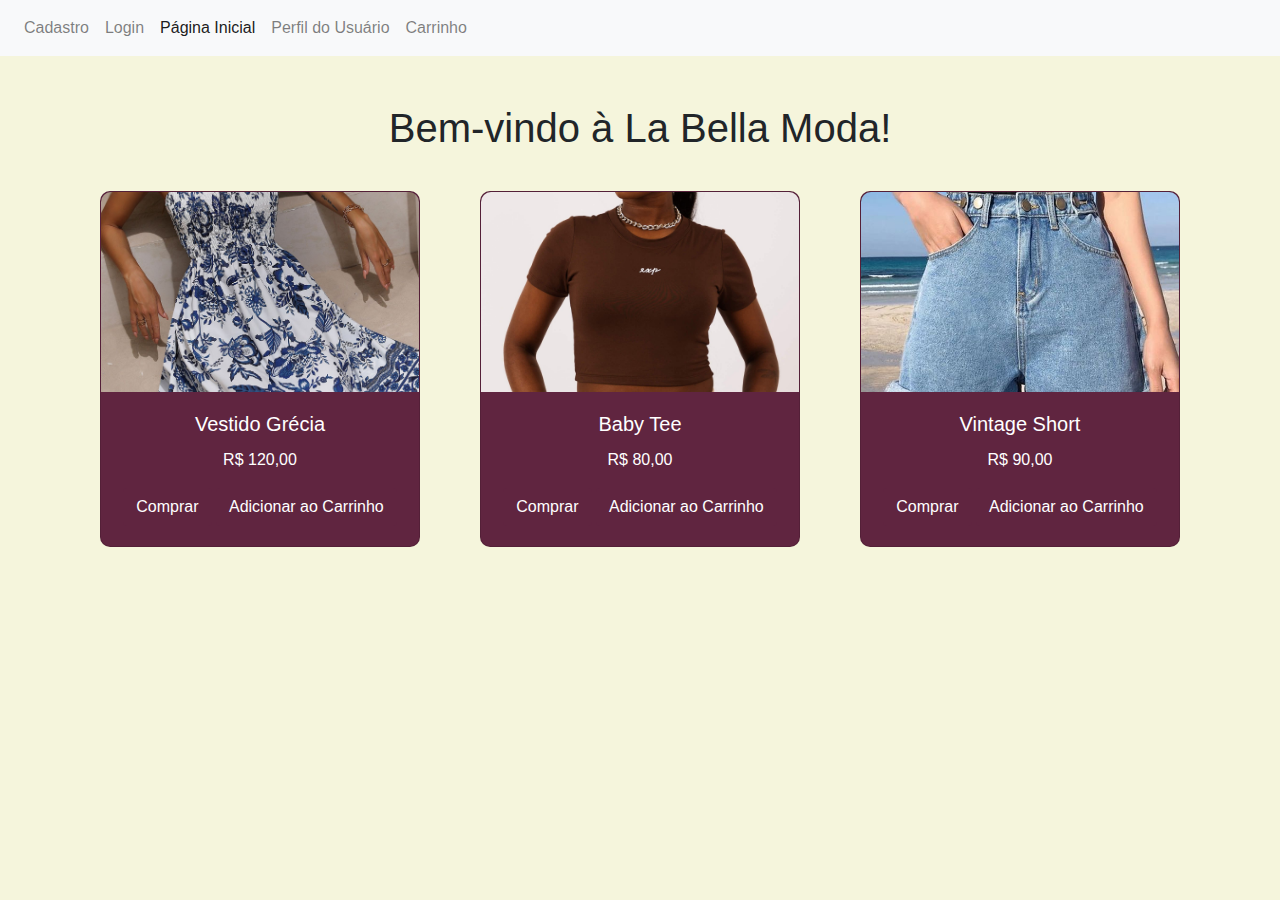
<file: index.html>
<!DOCTYPE html>
<html lang="pt-BR">
<head>
    <meta charset="UTF-8">
    <meta name="viewport" content="width=device-width, initial-scale=1.0">
    <title>La Bella Moda</title>
    <link rel="stylesheet" href="https://maxcdn.bootstrapcdn.com/bootstrap/4.5.2/css/bootstrap.min.css">
    <style>
        body {
            background-color: #F5F5DC; /* Cor de fundo creme */
        }
        .product-card {
            background-color: #602540; /* Cor dos elementos */
            color: white;
            margin: 15px;
            border-radius: 10px;
        }
        .product-img {
            height: 200px;
            object-fit: cover;
            border-top-left-radius: 10px;
            border-top-right-radius: 10px;
        }
        .btn-custom {
            background-color: #602540; /* Cor dos botões */
            color: white;
        }
    </style>
</head>
<body>

<!-- Menu de Navegação -->
<nav class="navbar navbar-expand-lg navbar-light bg-light">
    <button class="navbar-toggler" type="button" data-toggle="collapse" data-target="#navbarNav" aria-controls="navbarNav" aria-expanded="false" aria-label="Toggle navigation">
        <span class="navbar-toggler-icon"></span>
    </button>
    <div class="collapse navbar-collapse" id="navbarNav">
        <ul class="navbar-nav">
            <li class="nav-item"><a class="nav-link" href="cadastro.html">Cadastro</a></li>
            <li class="nav-item"><a class="nav-link" href="login.html">Login</a></li>
            <li class="nav-item"><a class="nav-link active" href="#">Página Inicial</a></li>
            <li class="nav-item"><a class="nav-link" href="perfil.html">Perfil do Usuário</a></li>
            <li class="nav-item"><a class="nav-link" href="carrinho.html">Carrinho</a></li>
        </ul>
    </div>
</nav>

<div class="container mt-5">
    <h1 class="text-center mb-4">Bem-vindo à La Bella Moda!</h1>
    <div class="row">
        <!-- Produto 1 -->
        <div class="col-md-4">
            <div class="card product-card">
                <img src="vestidoGrecia.jpg" alt="Produto 1" class="card-img-top product-img">
                <div class="card-body text-center">
                    <h5 class="card-title">Vestido Grécia</h5>
                    <p class="card-text">R$ 120,00</p>
                    <button class="btn btn-custom" onclick="adicionarAoCarrinho('Vestido Grécia', 120, 'vestidoGrecia.jpg')">Comprar</button>
                    <button class="btn btn-custom" onclick="adicionarAoCarrinho('Vestido Grécia', 120, 'vestidoGrecia.jpg')">Adicionar ao Carrinho</button>
                </div>
            </div>
        </div>

        <!-- Produto 2 -->
        <div class="col-md-4">
            <div class="card product-card">
                <img src="babyt.jpg" alt="Produto 2" class="card-img-top product-img">
                <div class="card-body text-center">
                    <h5 class="card-title">Baby Tee</h5>
                    <p class="card-text">R$ 80,00</p>
                    <button class="btn btn-custom" onclick="adicionarAoCarrinho('Baby Tee', 80, 'babyt.jpg')">Comprar</button>
                    <button class="btn btn-custom" onclick="adicionarAoCarrinho('Baby Tee', 80, 'babyt.jpg')">Adicionar ao Carrinho</button>
                </div>
            </div>
        </div>

        <!-- Produto 3 -->
        <div class="col-md-4">
            <div class="card product-card">
                <img src="vintageS.jpg" alt="Produto 3" class="card-img-top product-img">
                <div class="card-body text-center">
                    <h5 class="card-title">Vintage Short</h5>
                    <p class="card-text">R$ 90,00</p>
                    <button class="btn btn-custom" onclick="adicionarAoCarrinho('Vintage Short', 90, 'vintageS.jpg')">Comprar</button>
                    <button class="btn btn-custom" onclick="adicionarAoCarrinho('Vintage Short', 90, 'vintageS.jpg')">Adicionar ao Carrinho</button>
                </div>
            </div>
        </div>

    </div>

<script src = "https://code.jquery.com/jquery-3.5.1.slim.min.js"> </script >
<script src = "//cdn.jsdelivr.net/npm/@popperjs/core@2.9.2/dist/umd/popper.min.js"></script >
<script src = "//maxcdn.bootstrapcdn.com/bootstrap/4.5.2/js/bootstrap.min.js"></script >

<script>
// Função para adicionar itens ao carrinho
function adicionarAoCarrinho(nome, preco, imagem) {
    const item = { nome, preco, imagem };
    let carrinho = JSON.parse(localStorage.getItem('carrinho')) || [];
    carrinho.push(item);
    localStorage.setItem('carrinho', JSON.stringify(carrinho));
    alert(`${nome} foi adicionado ao carrinho!`);
}
</script>

</body >
</html >
</file>
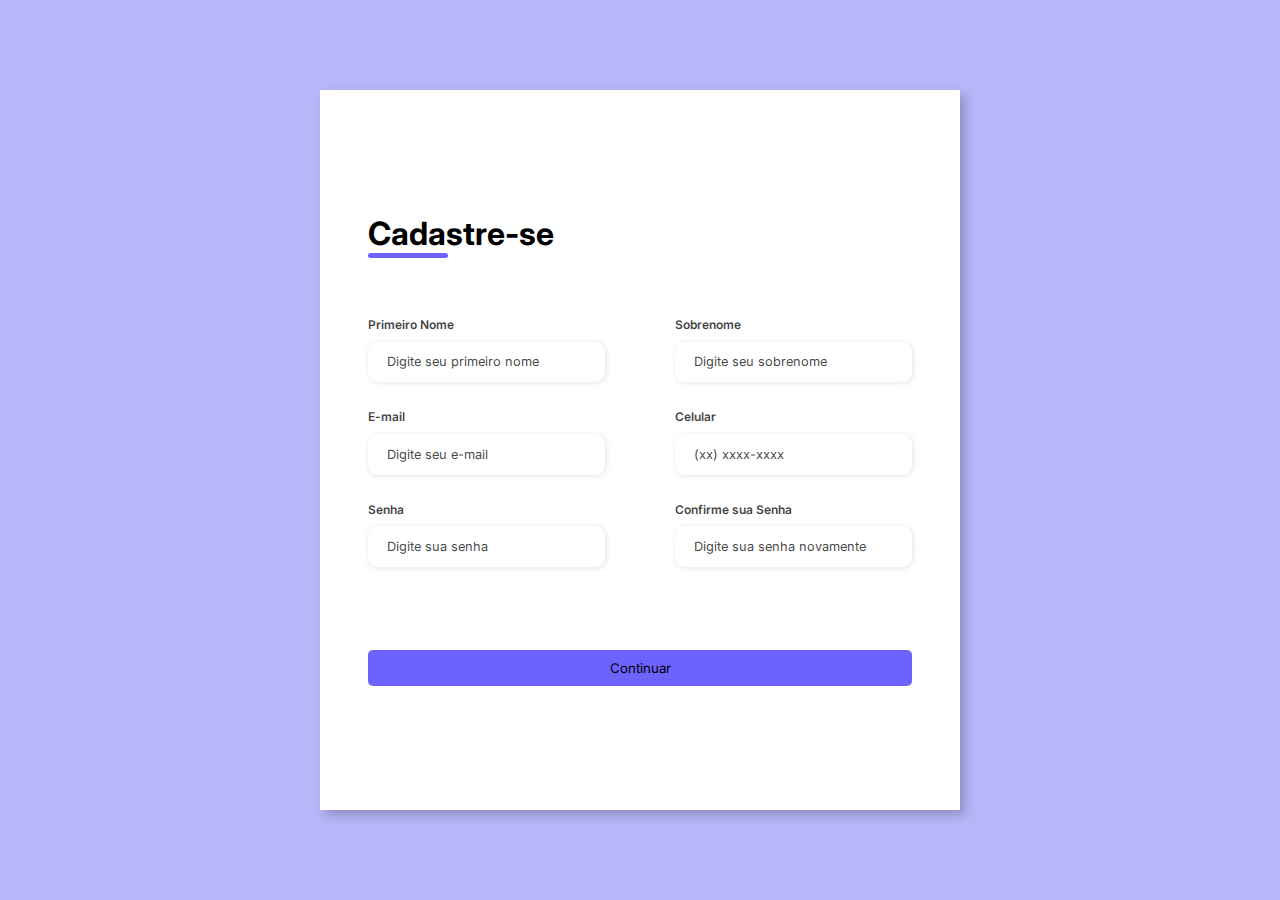
<file: cadastro.html>
<!DOCTYPE html>
<html lang="pt-BR">

<head>
    <meta charset="UTF-8">
    <meta http-equiv="X-UA-Compatible" content="IE=edge">
    <meta name="viewport" content="width=device-width, initial-scale=1.0">
    <link rel="stylesheet" href="style.css">
    <title>La Bella Moda - Cadastro</title>
</head>

<body>
    <div class="container">
        <div class="form-image">
            <img src="B.png" alt="B">
        </div>
        <div class="form">
            <form id="cadastroForm" onsubmit="return salvarUsuario()">
                <div class="form-header">
                    <div class="title">
                        <h1>Cadastre-se</h1>
                    </div>
                </div>

                <div class="input-group">
                    <div class="input-box">
                        <label for="firstname">Primeiro Nome</label>
                        <input id="firstname" type="text" name="firstname" placeholder="Digite seu primeiro nome" required>
                    </div>

                    <div class="input-box">
                        <label for="lastname">Sobrenome</label>
                        <input id="lastname" type="text" name="lastname" placeholder="Digite seu sobrenome" required>
                    </div>

                    <div class="input-box">
                        <label for="email">E-mail</label>
                        <input id="email" type="email" name="email" placeholder="Digite seu e-mail" required>
                    </div>

                    <div class="input-box">
                        <label for="number">Celular</label>
                        <input id="number" type="tel" name="number" placeholder="(xx) xxxx-xxxx" required>
                    </div>

                    <div class="input-box">
                        <label for="password">Senha</label>
                        <input id="password" type="password" name="password" placeholder="Digite sua senha" required>
                    </div>

                    <div class="input-box">
                        <label for="confirmPassword">Confirme sua Senha</label>
                        <input id="confirmPassword" type="password" name="confirmPassword" placeholder="Digite sua senha novamente" required onkeyup='verificarSenha()'>
                        <div id='mensagem'></div> <!-- Mensagem de erro -->
                    </div>

                </div>

                <!-- Botão de continuar -->
                <div class="continue-button"> 
                    <button type = "submit">Continuar</button >
                </div >
            </form >
        </div >
    </div >

    <!-- Script para validação e armazenamento -->
    <script>
        function verificarSenha() {
            var s1 = document.getElementById("password").value;
            var s2 = document.getElementById("confirmPassword").value;
            var msg = document.getElementById("mensagem");
            
            if (s1 !== s2) {
                msg.innerHTML = "As senhas não conferem";
                msg.className = "alert alert-danger";
            } else {
                msg.innerHTML = "";
            }
        }

        function salvarUsuario() {
            var s1 = document.getElementById("password").value;
            var s2 = document.getElementById("confirmPassword").value;

            // Verifica se as senhas são iguais
            if (s1 !== s2) {
                alert("As senhas não conferem!");
                return false; // Impede o envio do formulário
            }

            const firstname = document.getElementById("firstname").value;
            const lastname = document.getElementById("lastname").value;
            const email = document.getElementById("email").value;
            const number = document.getElementById("number").value;

            // Cria um objeto com os dados do usuário, incluindo a senha
            const usuarioData = { firstname, lastname, email, number, password: s1 };

            // Armazena os dados no localStorage
            localStorage.setItem('usuario', JSON.stringify(usuarioData));

            alert("Cadastro realizado com sucesso!");

            // Redireciona para a página de login
            window.location.href = "login.html"; 

            return false; // Impede o envio do formulário padrão
        }
    </script>

</body>

</html>
</file>
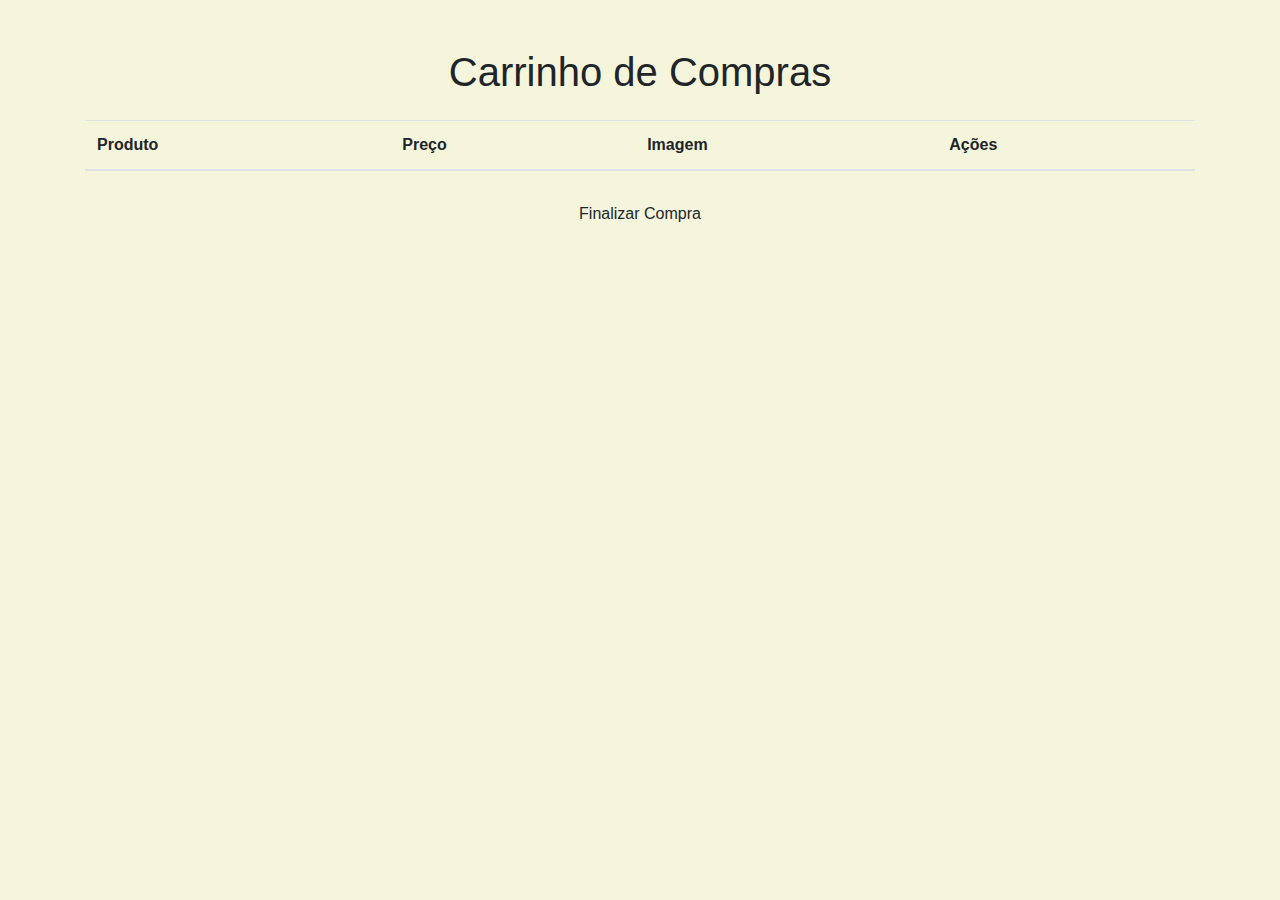
<file: carrinho.html>
<!DOCTYPE html>
<html lang="pt-BR">

<head>
    <meta charset="UTF-8">
    <meta name="viewport" content="width=device-width, initial-scale=1.0">
    <title>Carrinho - La Bella Moda</title>
    <link rel="stylesheet" href="https://maxcdn.bootstrapcdn.com/bootstrap/4.5.2/css/bootstrap.min.css">
    <style>
        body {
            background-color: #F5F5DC; /* Cor de fundo creme */
        }
        .product-card {
            background-color: #602540; /* Cor dos elementos */
            color: white;
            margin: 15px;
            border-radius: 10px;
        }
        .product-img-small {
            height: 50px; /* Tamanho reduzido da imagem */
            object-fit: cover;
            border-radius: 5px;
        }
    </style>
</head>

<body>

<div class="container mt-5">
    <h1 class="text-center mb-4">Carrinho de Compras</h1>

    <!-- Tabela para exibir os itens do carrinho -->
    <table class="table table-striped">
        <thead>
            <tr>
                <th>Produto</th>
                <th>Preço</th>
                <th>Imagem</th> <!-- Coluna para a imagem -->
                <th>Ações</th> <!-- Coluna para ações -->
            </tr>
        </thead>
        <tbody id="carrinho-items">

        </tbody>
    </table>

    <!-- Botão para finalizar a compra -->
    <div class="text-center mt-4">
        <button onclick='finalizarCompra()' class='btn btn-custom'>Finalizar Compra</button>
    </div>

</div>

<script>
// Função para exibir os itens do carrinho
function exibirCarrinho() {
    const items = JSON.parse(localStorage.getItem('carrinho')) || [];
    const tbody = document.getElementById('carrinho-items');
    
    // Limpa o conteúdo atual da tabela
    tbody.innerHTML = '';

    // Adiciona cada item à tabela
    items.forEach((item, index) => {
        const tr = document.createElement('tr');
        
        // Cria uma célula para o nome, preço e imagem
        tr.innerHTML = `
            <td>${item.nome}</td>
            <td>R$ ${item.preco.toFixed(2)}</td>
            <td><img src="${item.imagem}" alt="${item.nome}" class='product-img-small'></td> 
            <td><button class='btn btn-danger' onclick='removerDoCarrinho(${index})'>Remover</button></td> 
        `;
        
        tbody.appendChild(tr);
    });
}

// Função para remover um item do carrinho
function removerDoCarrinho(index) {
    let items = JSON.parse(localStorage.getItem('carrinho')) || [];
    
    // Remove o item pelo índice
    items.splice(index, 1);
    
    // Atualiza o localStorage
    localStorage.setItem('carrinho', JSON.stringify(items));
    
    // Atualiza a exibição do carrinho
    exibirCarrinho();
}

// Função para finalizar a compra (exemplo)
function finalizarCompra() {
    alert("Compra finalizada! Obrigado pela sua compra.");
}

// Ao carregar a página, exibe o carrinho
window.onload = exibirCarrinho;

</script>

</body>

</html>
</file>
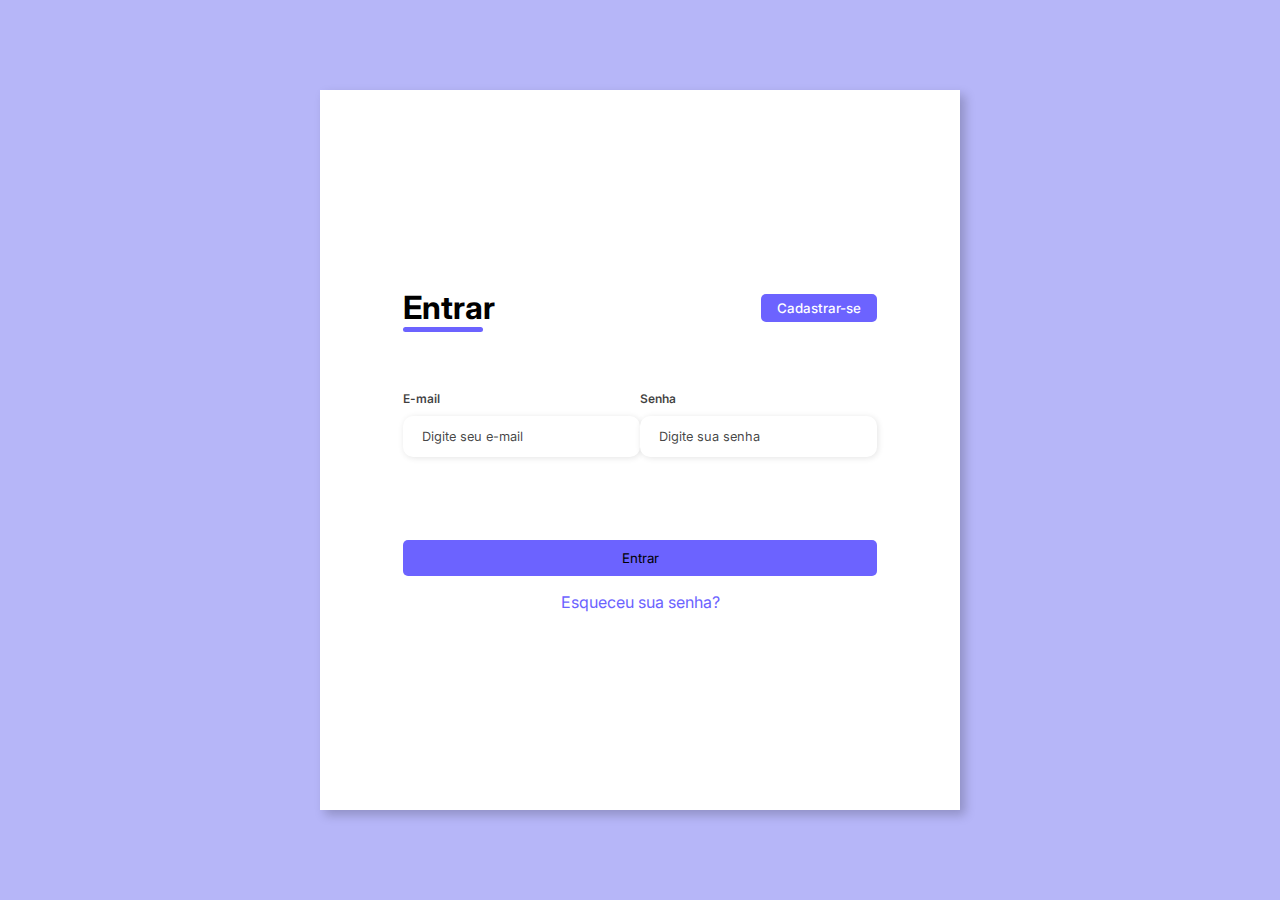
<file: login.html>
<!DOCTYPE html>
<html lang="pt-BR">

<head>
    <meta charset="UTF-8">
    <meta http-equiv="X-UA-Compatible" content="IE=edge">
    <meta name="viewport" content="width=device-width, initial-scale=1.0">
    <link rel="stylesheet" href="style.css">
    <title>La Bella Moda - Login</title>
</head>

<body>
    <div class="container">
        <div class="form-image">
            <img src="B.png" alt="B">
        </div>
        <div class="form">
            <form id="loginForm" onsubmit="return fazerLogin()">
                <div class="form-header">
                    <div class="title">
                        <h1>Entrar</h1>
                    </div>
                    <div class="login-button">
                        <button><a href='cadastro.html'>Cadastrar-se</a></button>
                    </div>
                </div>

                <div class='input-group'>
                    <div class='input-box'>
                        <label for='email'>E-mail</label>
                        <input id='email' type='email' name='email' placeholder='Digite seu e-mail' required />
                    </div>

                    <div class='input-box'>
                        <label for='password'>Senha</label>
                        <input id='password' type='password' name='password' placeholder='Digite sua senha' required />
                    </div>
                </div>

                <!-- Botão de continuar -->
                <div class='continue-button'>
                    <button type='submit'>Entrar</button>
                </div>

                <!-- Link para recuperação de senha -->
                <div class='forgot-password'>
                    <a href='#'>Esqueceu sua senha?</a>
                </div>
            </form>
        </div>
    </div>

    <!-- Script para validação do login -->
    <script>
        function fazerLogin() {
            const email = document.getElementById('email').value;
            const password = document.getElementById('password').value;

            // Obtém os dados do usuário armazenados no localStorage
            const usuario = JSON.parse(localStorage.getItem('usuario'));

            // Verifica se o usuário existe e se as credenciais estão corretas
            if (usuario && usuario.email === email && usuario.password === password) {
                alert('Login realizado com sucesso!');
                window.location.href = 'index.html'; // Redireciona para a página inicial
                return false; // Impede o envio do formulário padrão
            } else {
                alert('E-mail ou senha incorretos.');
                return false; // Impede o envio do formulário padrão
            }
        }
    </script>

</body>

</html>
</file>
<file: style.css>
@import url('https://fonts.googleapis.com/css2?family=Inter:wght@200;300;400;500&family=Open+Sans:wght@300;400;500;600&display=swap');
* {
    padding: 0;
    margin: 0;
    box-sizing: border-box;
    font-family: 'Inter', sans-serif;
}

body {
    width: 100%;
    height: 100vh;
    display: flex;
    justify-content: center;
    align-items: center;
    background: #0c0ce94d;
}

.container {
    width: 80%;
    height: 80vh;
    display: flex;
    box-shadow: 5px 5px 10px rgba(0, 0, 0, 0.212);
}

.form-image {
    width: 50%;
    display: flex;
    justify-content: center;
    align-items: center;
    padding: 0.5rem;
}

.form-image img {
    width: 31rem;
}

.form {
    width: 50%;
    display: flex;
    flex-direction: column;
    justify-content: center;
    align-items: center;
    background-color: #fff;
    padding: 3rem;
}

.form-header {
    margin-bottom: 3rem;
    display: flex;
    justify-content: space-between;
}

.login-button {
    display: flex;
    align-items: center;
}

.login-button button {
    border: none;
    background-color: #6c63ff;
    padding: 0.4rem 1rem;
    border-radius: 5px;
    cursor: pointer;
}

.login-button button:hover {
    background-color: #6b63fff1;
}

.login-button button a {
    text-decoration: none;
    font-weight: 500;
    color: #fff;
}

.form-header h1::after {
    content: '';
    display: block;
    width: 5rem;
    height: 0.3rem;
    background-color: #6c63ff;
    margin: 0 auto;
    position: absolute;
    border-radius: 10px;
}

.input-group {
    display: flex;
    flex-wrap: wrap;
    justify-content: space-between;
    padding: 1rem 0;
}

.input-box {
    display: flex;
    flex-direction: column;
    margin-bottom: 1.1rem;
}

.input-box input {
    margin: 0.6rem 0;
    padding: 0.8rem 1.2rem;
    border: none;
    border-radius: 10px;
    box-shadow: 1px 1px 6px #0000001c;
    font-size: 0.8rem;
}

.input-box input:hover {
    background-color: #eeeeee75;
}

.input-box input:focus-visible {
    outline: 1px solid #6c63ff;
}

.input-box label,
.gender-title h6 {
    font-size: 0.75rem;
    font-weight: 600;
    color: #000000c0;
}

.input-box input::placeholder {
    color: #000000be;
}

.gender-group {
    display: flex;
    justify-content: space-between;
    margin-top: 0.62rem;
    padding: 0 .5rem;
}

.gender-input {
    display: flex;
    align-items: center;
}

.gender-input input {
    margin-right: 0.35rem;
}

.gender-input label {
    font-size: 0.81rem;
    font-weight: 600;
    color: #000000c0;
}

.continue-button button {
    width: 100%;
    margin-top: 2.5rem;
    border: none;
    background-color: #6c63ff;
    padding: 0.62rem;
    border-radius: 5px;
    cursor: pointer;
}

.continue-button button:hover {
    background-color: #6b63fff1;
}

.continue-button button a {
    text-decoration: none;
    font-size: 0.93rem;
    font-weight: 500;
    color: #fff;
}

@media screen and (max-width: 1330px) {
    .form-image {
        display: none;
    }
    .container {
        width: 50%;
    }
    .form {
        width: 100%;
    }
}

@media screen and (max-width: 1064px) {
    .container {
        width: 90%;
        height: auto;
    }
    .input-group {
        flex-direction: column;
        z-index: 5;
        padding-right: 5rem;
        max-height: 10rem;
        overflow-y: scroll;
        flex-wrap: nowrap;
    }
    .gender-inputs {
        margin-top: 2rem;
    }
    .gender-group {
        flex-direction: column;
    }
    .gender-title h6 {
        margin: 0;
    }
    .gender-input {
        margin-top: 0.5rem;
    }
}

.forgot-password {
    margin-top: 1rem;
    text-align: center;
}

.forgot-password a {
    color: #6c63ff;
    text-decoration: none;
}

.forgot-password a:hover {
    text-decoration: underline;
}
</file>
